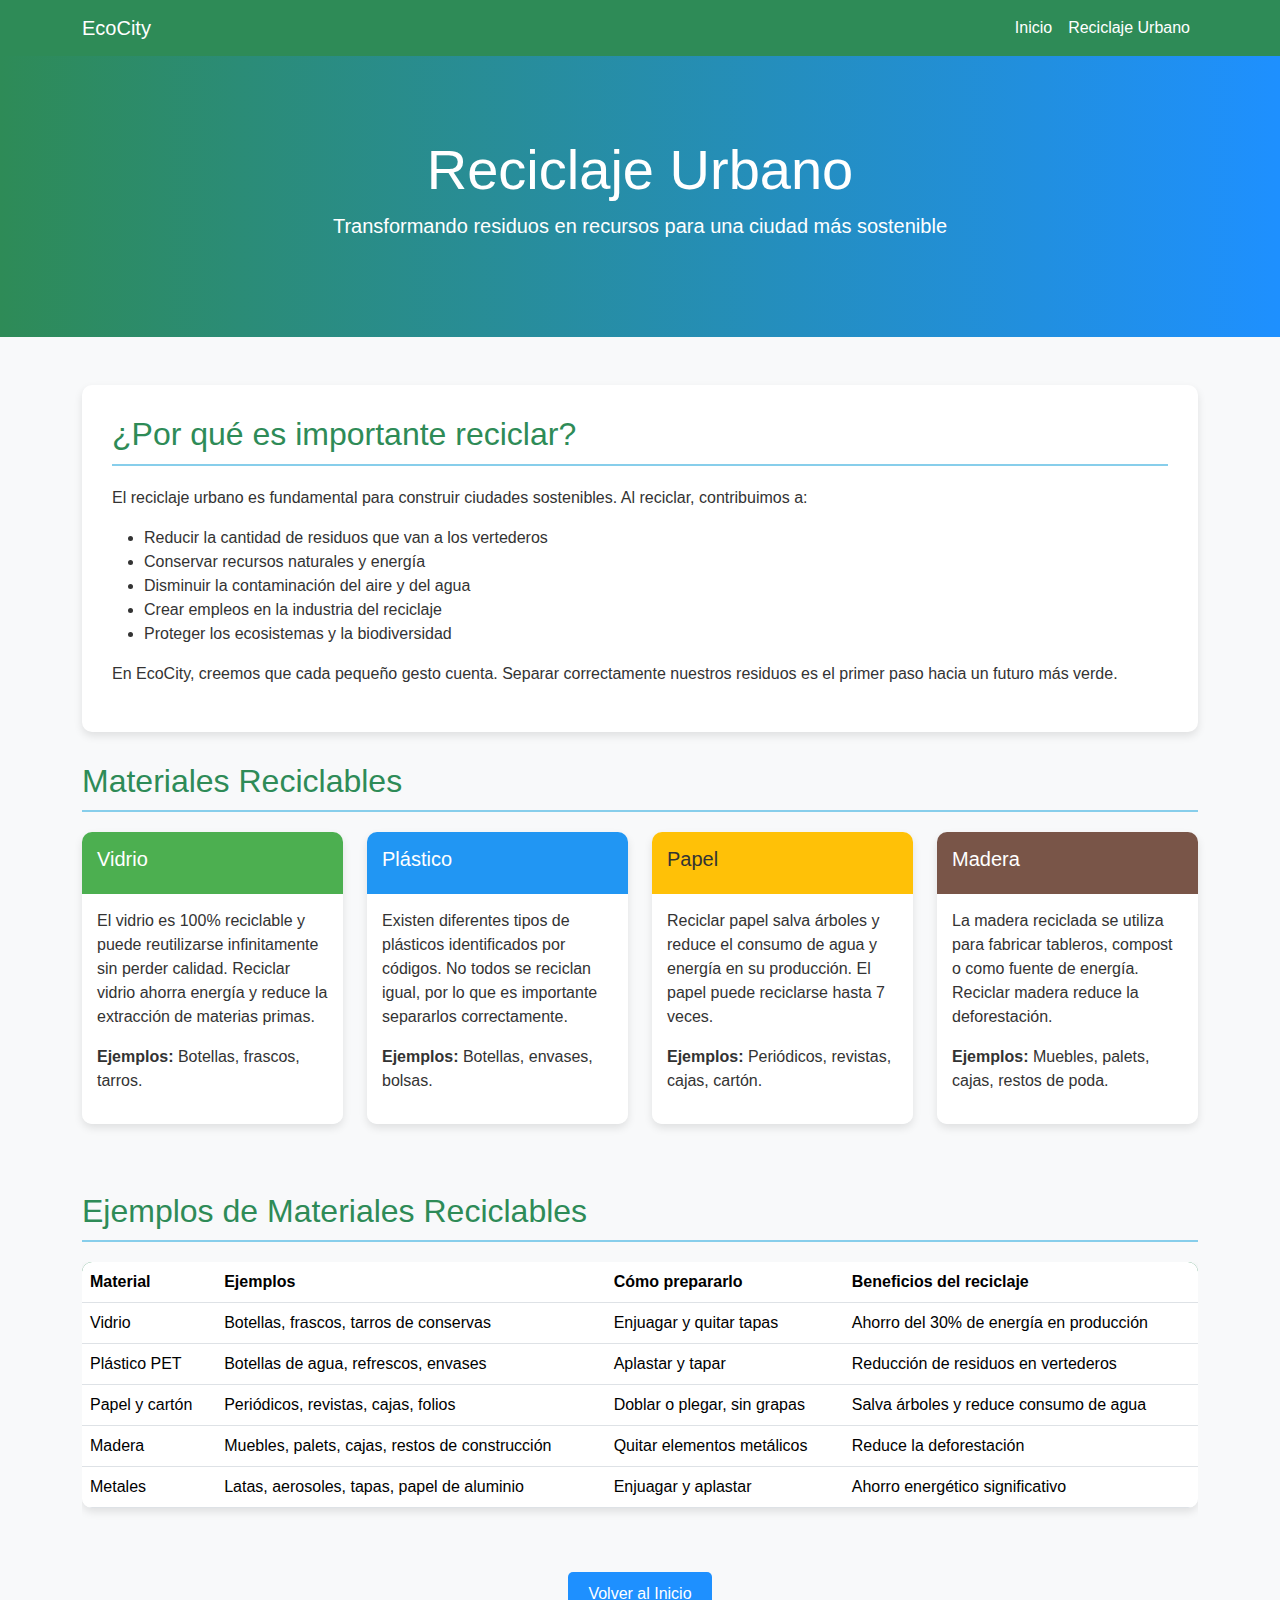
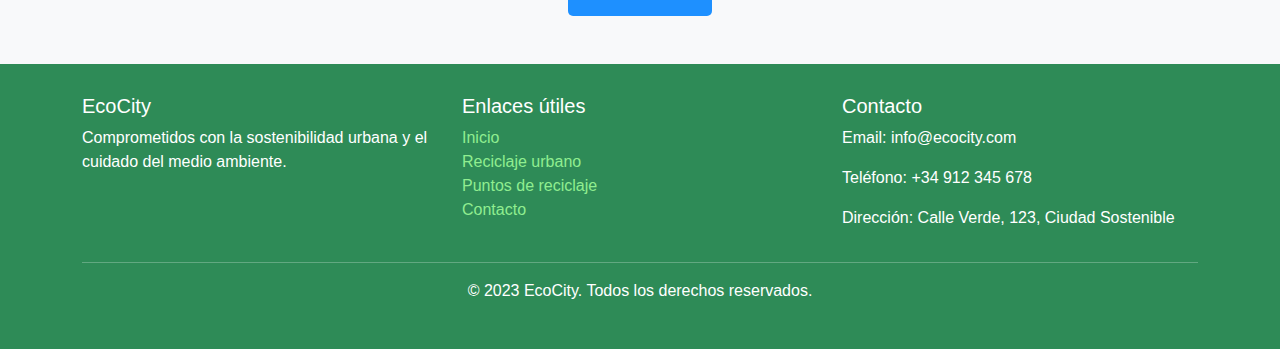
<file: reciclaje.html>
<!DOCTYPE html>
<html lang="es">
<head>
    <meta charset="UTF-8">
    <meta name="viewport" content="width=device-width, initial-scale=1.0">
    <title>Reciclaje Urbano - EcoCity</title>
    <!-- Bootstrap CSS -->
    <link href="https://cdn.jsdelivr.net/npm/bootstrap@5.3.0-alpha1/dist/css/bootstrap.min.css" rel="stylesheet">
    <!-- CSS personalizado -->
     <link rel="stylesheet" href="reciclaje.css">

    
</head>
<body>
    <!-- Barra de navegación -->
    <nav class="navbar navbar-expand-lg navbar-dark">
        <div class="container">
            <a class="navbar-brand" href="#">EcoCity</a>
            <button class="navbar-toggler" type="button" data-bs-toggle="collapse" data-bs-target="#navbarNav" aria-controls="navbarNav" aria-expanded="false" aria-label="Toggle navigation">
                <span class="navbar-toggler-icon"></span>
            </button>
            <div class="collapse navbar-collapse" id="navbarNav">
                <ul class="navbar-nav ms-auto">
                    <li class="nav-item">
                        <a class="nav-link" href="index.html">Inicio</a>
                    </li>
                    <li class="nav-item">
                        <a class="nav-link active" href="#">Reciclaje Urbano</a>
                    </li>
                </ul>
            </div>
        </div>
    </nav>

    <!-- Sección Hero -->
    <section class="hero-section">
        <div class="container">
            <h1 class="display-4">Reciclaje Urbano</h1>
            <p class="lead">Transformando residuos en recursos para una ciudad más sostenible</p>
        </div>
    </section>

    <!-- Contenido principal -->
    <main class="container my-5">
        <!-- Importancia del reciclaje -->
        <section class="importance-section">
            <h2 class="section-title">¿Por qué es importante reciclar?</h2>
            <p>El reciclaje urbano es fundamental para construir ciudades sostenibles. Al reciclar, contribuimos a:</p>
            <ul>
                <li>Reducir la cantidad de residuos que van a los vertederos</li>
                <li>Conservar recursos naturales y energía</li>
                <li>Disminuir la contaminación del aire y del agua</li>
                <li>Crear empleos en la industria del reciclaje</li>
                <li>Proteger los ecosistemas y la biodiversidad</li>
            </ul>
            <p>En EcoCity, creemos que cada pequeño gesto cuenta. Separar correctamente nuestros residuos es el primer paso hacia un futuro más verde.</p>
        </section>

        <!-- Tipos de materiales reciclables -->
        <section class="mb-5">
            <h2 class="section-title">Materiales Reciclables</h2>
            <div class="row">
                <!-- Vidrio -->
                <div class="col-md-6 col-lg-3">
                    <div class="material-card">
                        <div class="material-card-header vidrio-header">
                            <h5>Vidrio</h5>
                        </div>
                        <div class="material-card-body">
                            <p>El vidrio es 100% reciclable y puede reutilizarse infinitamente sin perder calidad. Reciclar vidrio ahorra energía y reduce la extracción de materias primas.</p>
                            <p><strong>Ejemplos:</strong> Botellas, frascos, tarros.</p>
                        </div>
                    </div>
                </div>
                
                <!-- Plástico -->
                <div class="col-md-6 col-lg-3">
                    <div class="material-card">
                        <div class="material-card-header plastico-header">
                            <h5>Plástico</h5>
                        </div>
                        <div class="material-card-body">
                            <p>Existen diferentes tipos de plásticos identificados por códigos. No todos se reciclan igual, por lo que es importante separarlos correctamente.</p>
                            <p><strong>Ejemplos:</strong> Botellas, envases, bolsas.</p>
                        </div>
                    </div>
                </div>
                
                <!-- Papel -->
                <div class="col-md-6 col-lg-3">
                    <div class="material-card">
                        <div class="material-card-header papel-header">
                            <h5>Papel</h5>
                        </div>
                        <div class="material-card-body">
                            <p>Reciclar papel salva árboles y reduce el consumo de agua y energía en su producción. El papel puede reciclarse hasta 7 veces.</p>
                            <p><strong>Ejemplos:</strong> Periódicos, revistas, cajas, cartón.</p>
                        </div>
                    </div>
                </div>
                
                <!-- Madera -->
                <div class="col-md-6 col-lg-3">
                    <div class="material-card">
                        <div class="material-card-header madera-header">
                            <h5>Madera</h5>
                        </div>
                        <div class="material-card-body">
                            <p>La madera reciclada se utiliza para fabricar tableros, compost o como fuente de energía. Reciclar madera reduce la deforestación.</p>
                            <p><strong>Ejemplos:</strong> Muebles, palets, cajas, restos de poda.</p>
                        </div>
                    </div>
                </div>
            </div>
        </section>

        <!-- Tabla de ejemplos -->
        <section class="mb-5">
            <h2 class="section-title">Ejemplos de Materiales Reciclables</h2>
            <div class="table-responsive">
                <table class="table table-custom">
                    <thead>
                        <tr>
                            <th>Material</th>
                            <th>Ejemplos</th>
                            <th>Cómo prepararlo</th>
                            <th>Beneficios del reciclaje</th>
                        </tr>
                    </thead>
                    <tbody>
                        <tr>
                            <td>Vidrio</td>
                            <td>Botellas, frascos, tarros de conservas</td>
                            <td>Enjuagar y quitar tapas</td>
                            <td>Ahorro del 30% de energía en producción</td>
                        </tr>
                        <tr>
                            <td>Plástico PET</td>
                            <td>Botellas de agua, refrescos, envases</td>
                            <td>Aplastar y tapar</td>
                            <td>Reducción de residuos en vertederos</td>
                        </tr>
                        <tr>
                            <td>Papel y cartón</td>
                            <td>Periódicos, revistas, cajas, folios</td>
                            <td>Doblar o plegar, sin grapas</td>
                            <td>Salva árboles y reduce consumo de agua</td>
                        </tr>
                        <tr>
                            <td>Madera</td>
                            <td>Muebles, palets, cajas, restos de construcción</td>
                            <td>Quitar elementos metálicos</td>
                            <td>Reduce la deforestación</td>
                        </tr>
                        <tr>
                            <td>Metales</td>
                            <td>Latas, aerosoles, tapas, papel de aluminio</td>
                            <td>Enjuagar y aplastar</td>
                            <td>Ahorro energético significativo</td>
                        </tr>
                    </tbody>
                </table>
            </div>
        </section>

        <!-- Enlace de navegación -->
        <div class="text-center mb-5">
            <a href="index.html" class="btn btn-ecocity">Volver al Inicio</a>
        </div>
    </main>

    <!-- Pie de página -->
    <footer class="footer">
        <div class="container">
            <div class="row">
                <div class="col-md-4">
                    <h5>EcoCity</h5>
                    <p>Comprometidos con la sostenibilidad urbana y el cuidado del medio ambiente.</p>
                </div>
                <div class="col-md-4">
                    <h5>Enlaces útiles</h5>
                    <ul class="list-unstyled">
                        <li><a href="index.html">Inicio</a></li>
                        <li><a href="#">Reciclaje urbano</a></li>
                        <li><a href="#">Puntos de reciclaje</a></li>
                        <li><a href="#">Contacto</a></li>
                    </ul>
                </div>
                <div class="col-md-4">
                    <h5>Contacto</h5>
                    <p>Email: info@ecocity.com</p>
                    <p>Teléfono: +34 912 345 678</p>
                    <p>Dirección: Calle Verde, 123, Ciudad Sostenible</p>
                </div>
            </div>
            <hr>
            <div class="text-center">
                <p>&copy; 2023 EcoCity. Todos los derechos reservados.</p>
            </div>
        </div>
    </footer>

    <!-- Bootstrap JS -->
    <script src="https://cdn.jsdelivr.net/npm/bootstrap@5.3.0-alpha1/dist/js/bootstrap.bundle.min.js"></script>
</body>
</html>
</file>
<file: reciclaje.css>
:root {
    --verde-principal: #2e8b57;
    --verde-secundario: #3cb371;
    --verde-claro: #90ee90;
    --azul-principal: #1e90ff;
    --azul-secundario: #87ceeb;
    --blanco: #ffffff;
}

body {
    font-family: 'Segoe UI', Tahoma, Geneva, Verdana, sans-serif;
    color: #333;
    background-color: #f8f9fa;
}

.navbar {
    background-color: var(--verde-principal);
}

.navbar-brand, .nav-link {
    color: var(--blanco) !important;
}

.navbar-brand:hover, .nav-link:hover {
    color: var(--verde-claro) !important;
}

.hero-section {
    background: linear-gradient(to right, var(--verde-principal), var(--azul-principal));
    color: var(--blanco);
    padding: 80px 0;
    text-align: center;
}

.section-title {
    color: var(--verde-principal);
    border-bottom: 2px solid var(--azul-secundario);
    padding-bottom: 10px;
    margin-bottom: 20px;
}

.material-card {
    border-radius: 10px;
    overflow: hidden;
    margin-bottom: 20px;
    box-shadow: 0 4px 8px rgba(0,0,0,0.1);
    transition: transform 0.3s;
}

.material-card:hover {
    transform: translateY(-5px);
}

.material-card-header {
    padding: 15px;
    color: var(--blanco);
    font-weight: bold;
}

.material-card-body {
    padding: 15px;
    background-color: var(--blanco);
}

.vidrio-header {
    background-color: #4CAF50;
}

.plastico-header {
    background-color: #2196F3;
}

.papel-header {
    background-color: #FFC107;
    color: #333 !important;
}

.madera-header {
    background-color: #795548;
}

.table-custom {
    border-collapse: separate;
    border-spacing: 0;
    width: 100%;
    border-radius: 10px;
    overflow: hidden;
    box-shadow: 0 4px 8px rgba(0,0,0,0.1);
}

.table-custom thead {
    background-color: var(--verde-principal);
    color: var(--blanco);
}

.table-custom tbody tr:nth-child(even) {
    background-color: #f2f2f2;
}

.table-custom tbody tr:hover {
    background-color: var(--verde-claro);
}

.footer {
    background-color: var(--verde-principal);
    color: var(--blanco);
    padding: 30px 0;
    margin-top: 40px;
}

.footer a {
    color: var(--verde-claro);
    text-decoration: none;
}

.footer a:hover {
    color: var(--blanco);
    text-decoration: underline;
}

.btn-ecocity {
    background-color: var(--azul-principal);
    color: var(--blanco);
    border: none;
    padding: 10px 20px;
    border-radius: 5px;
    transition: background-color 0.3s;
}

.btn-ecocity:hover {
    background-color: var(--verde-principal);
    color: var(--blanco);
}

.importance-section {
    background-color: var(--blanco);
    border-radius: 10px;
    padding: 30px;
    box-shadow: 0 4px 8px rgba(0,0,0,0.1);
    margin-bottom: 30px;
}
</file>
